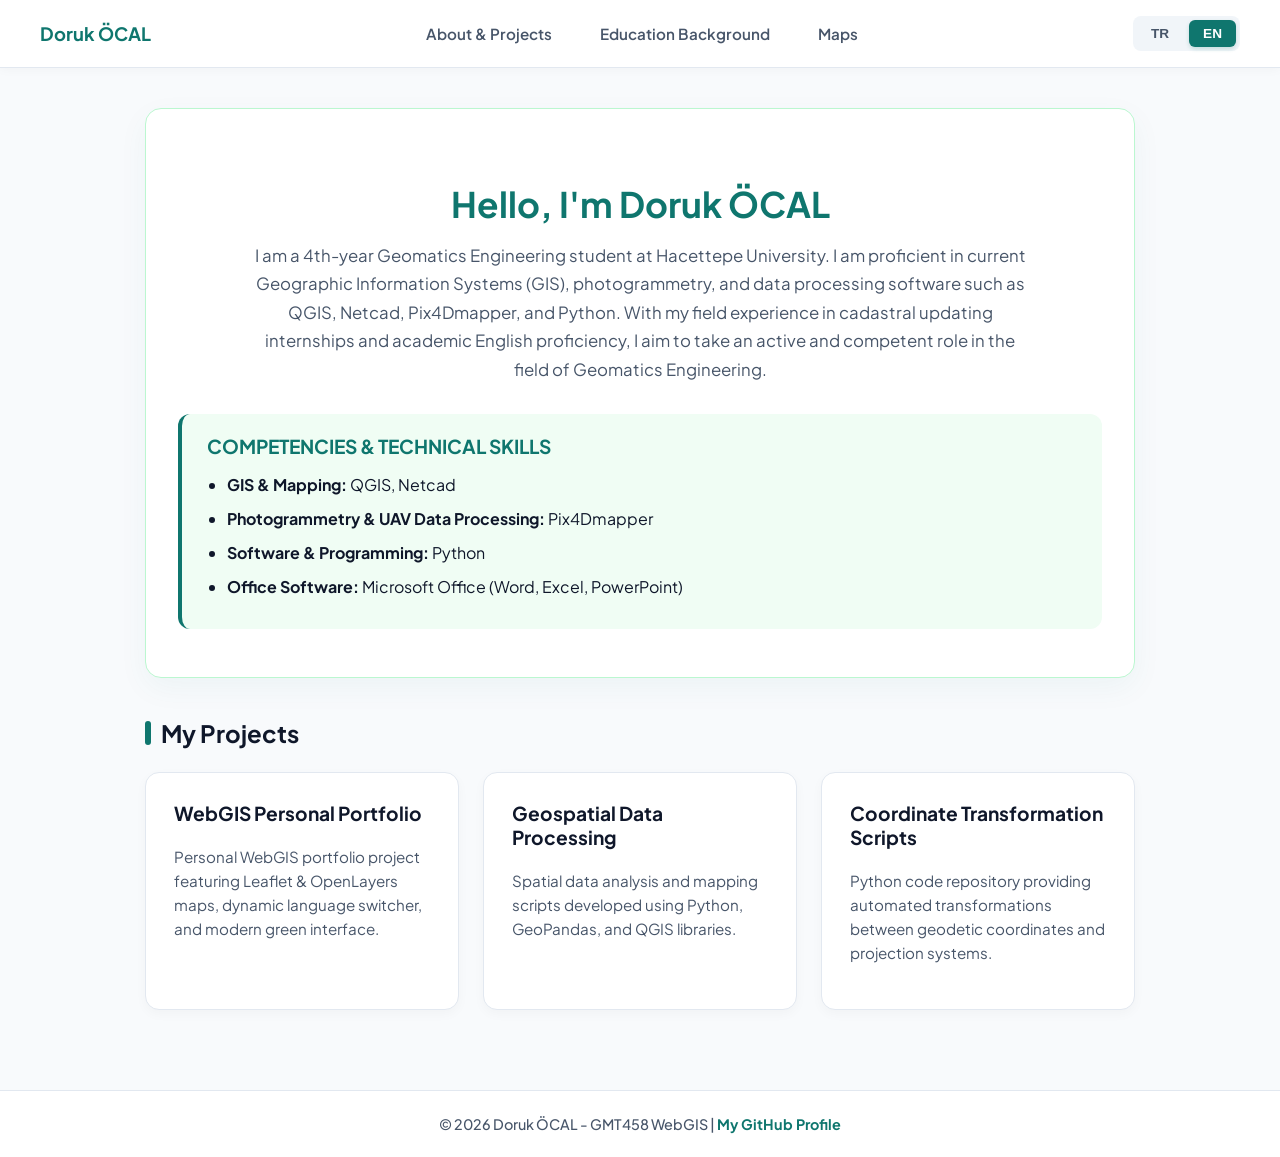
<file: index.html>
<!DOCTYPE html>
<html lang="en">
<head>
    <meta charset="UTF-8">
    <meta name="viewport" content="width=device-width, initial-scale=1.0">
    <title>Doruk ÖCAL | Portfolio</title>
    <link rel="stylesheet" href="style.css">
    <style>
        .skills-section {
            margin-top: 30px;
            text-align: left;
            background: var(--bg-light-green);
            padding: 20px 25px;
            border-radius: 12px;
            border-left: 4px solid var(--primary-green);
        }
        .skills-section h3 {
            color: var(--primary-green);
            margin-top: 0;
            margin-bottom: 15px;
            font-size: 1.2rem;
            text-transform: uppercase;
            font-weight: 700;
        }
        .skills-list {
            list-style-type: disc; 
            padding-left: 20px; 
            margin: 0;
        }
        .skills-list li {
            margin-bottom: 10px;
            color: var(--text-dark);
            font-size: 1rem;
            line-height: 1.5;
        }
    </style>
</head>
<body class="lang-en">
    <header>
        <a href="index.html" class="brand-logo">
            Doruk ÖCAL
        </a>
        <nav>
            <a href="index.html">
                <span class="tr">Hakkımda & Projeler</span>
                <span class="en">About & Projects</span>
            </a>
            <a href="education.html">
                <span class="tr">Eğitim Geçmişi</span>
                <span class="en">Education Background</span>
            </a>
            <a href="maps.html">
                <span class="tr">Haritalar</span>
                <span class="en">Maps</span>
            </a>
        </nav>
        <div class="lang-switch">
            <button onclick="setLanguage('tr')">TR</button>
            <button onclick="setLanguage('en')">EN</button>
        </div>
    </header>

    <div class="container fade-in">
        <div class="hero-card">
            <h1>
                <span class="tr">Merhaba, Ben Doruk ÖCAL</span>
                <span class="en">Hello, I'm Doruk ÖCAL</span>
            </h1>
            
            <p class="tr">
                Hacettepe Üniversitesi Harita Mühendisliği 4. sınıf öğrencisiyim. QGIS, Netcad, Pix4Dmapper ve Python gibi güncel Coğrafi Bilgi Sistemleri (CBS), fotogrametri ve veri işleme yazılımlarına hakimim. Sahadaki kadastro güncelleme staj deneyimim ve akademik İngilizce seviyem ile Harita Mühendisliği alanında aktif ve yetkin bir rol almayı hedefliyorum.
            </p>
            <p class="en">
                I am a 4th-year Geomatics Engineering student at Hacettepe University. I am proficient in current Geographic Information Systems (GIS), photogrammetry, and data processing software such as QGIS, Netcad, Pix4Dmapper, and Python. With my field experience in cadastral updating internships and academic English proficiency, I aim to take an active and competent role in the field of Geomatics Engineering.
            </p>

            <div class="skills-section">
                <h3>
                    <span class="tr">Yetkinlikler ve Teknik Beceriler</span>
                    <span class="en">Competencies & Technical Skills</span>
                </h3>
                <ul class="skills-list">
                    <li>
                        <span class="tr"><strong>CBS & Haritalama:</strong> QGIS, Netcad</span>
                        <span class="en"><strong>GIS & Mapping:</strong> QGIS, Netcad</span>
                    </li>
                    <li>
                        <span class="tr"><strong>Fotogrametri & İHA Veri İşleme:</strong> Pix4Dmapper</span>
                        <span class="en"><strong>Photogrammetry & UAV Data Processing:</strong> Pix4Dmapper</span>
                    </li>
                    <li>
                        <span class="tr"><strong>Yazılım & Programlama:</strong> Python</span>
                        <span class="en"><strong>Software & Programming:</strong> Python</span>
                    </li>
                    <li>
                        <span class="tr"><strong>Ofis Yazılımları:</strong> Microsoft Office (Word, Excel, PowerPoint)</span>
                        <span class="en"><strong>Office Software:</strong> Microsoft Office (Word, Excel, PowerPoint)</span>
                    </li>
                </ul>
            </div>
            
        </div>

        <h2 class="section-title">
            <span class="tr">Projelerim</span>
            <span class="en">My Projects</span>
        </h2>
        
        <div class="grid-container">
            <div class="card">
                <div>
                    <h3>WebGIS Personal Portfolio</h3>
                    <p class="tr">Leaflet ve OpenLayers haritaları, dinamik dil seçeneği ve zümrüt yeşili modern arayüz içeren kişisel WebGIS portfolyo projesi.</p>
                    <p class="en">Personal WebGIS portfolio project featuring Leaflet & OpenLayers maps, dynamic language switcher, and modern green interface.</p>
                </div>
            </div>

            <div class="card">
                <div>
                    <h3>Geospatial Data Processing</h3>
                    <p class="tr">Python, GeoPandas ve QGIS kütüphaneleri kullanılarak geliştirilmiş mekansal veri analizi ve haritalama betikleri.</p>
                    <p class="en">Spatial data analysis and mapping scripts developed using Python, GeoPandas, and QGIS libraries.</p>
                </div>
            </div>

            <div class="card">
                <div>
                    <h3>Coordinate Transformation Scripts</h3>
                    <p class="tr">Jeodezik koordinatlar ve projeksiyon sistemleri arasında otomatik dönüşüm sağlayan Python kod deposu.</p>
                    <p class="en">Python code repository providing automated transformations between geodetic coordinates and projection systems.</p>
                </div>
            </div>
        </div>
    </div>

    <footer>
        <p>© 2026 Doruk ÖCAL - GMT458 WebGIS | 
           <a href="https://github.com/dorukocal13" target="_blank" style="color: var(--primary-green); text-decoration: none; font-weight: bold;">
               <span class="tr">GitHub Profilim</span>
               <span class="en">My GitHub Profile</span>
           </a>
        </p>
    </footer>

    <script src="script.js"></script>
</body>
</html>
</file>
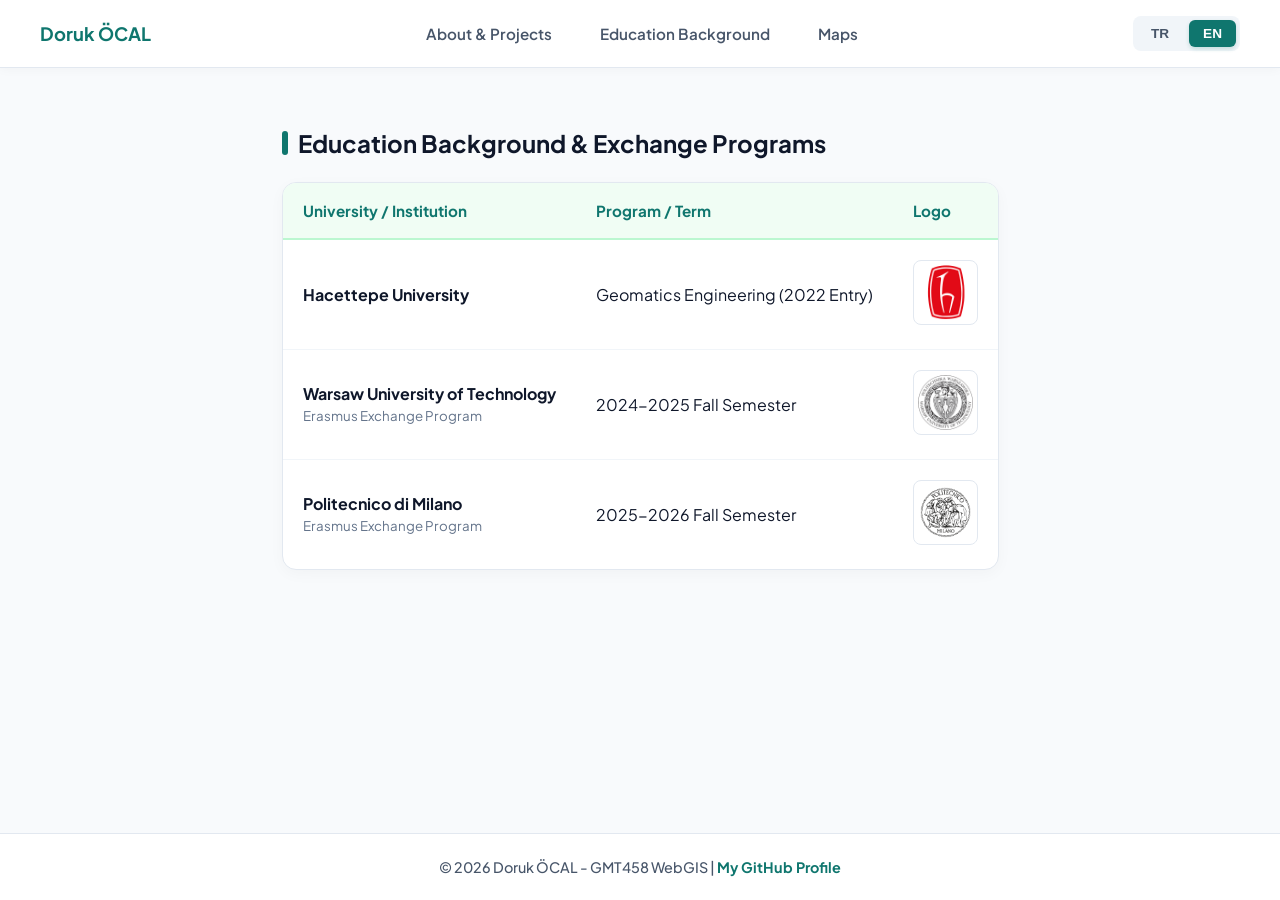
<file: education.html>
<!DOCTYPE html>
<html lang="en">
<head>
    <meta charset="UTF-8">
    <meta name="viewport" content="width=device-width, initial-scale=1.0">
    <title>Education | Doruk ÖCAL</title>
    <link rel="stylesheet" href="style.css">
</head>
<body class="lang-en">
    <header>
        <a href="index.html" class="brand-logo">
            Doruk ÖCAL
        </a>
        <nav>
            <a href="index.html">
                <span class="tr">Hakkımda & Projeler</span>
                <span class="en">About & Projects</span>
            </a>
            <a href="education.html">
                <span class="tr">Eğitim Geçmişi</span>
                <span class="en">Education Background</span>
            </a>
            <a href="maps.html">
                <span class="tr">Haritalar</span>
                <span class="en">Maps</span>
            </a>
        </nav>
        <div class="lang-switch">
            <button onclick="setLanguage('tr')">TR</button>
            <button onclick="setLanguage('en')">EN</button>
        </div>
    </header>

    <div class="container fade-in">
        <h2 class="section-title">
            <span class="tr">Eğitim Geçmişim & Değişim Programları</span>
            <span class="en">Education Background & Exchange Programs</span>
        </h2>
        
        <div class="table-card">
            <table>
                <thead>
                    <tr>
                        <th>
                            <span class="tr">Üniversite / Kurum</span>
                            <span class="en">University / Institution</span>
                        </th>
                        <th>
                            <span class="tr">Program / Dönem</span>
                            <span class="en">Program / Term</span>
                        </th>
                        <th>
                            <span class="tr">Logo</span>
                            <span class="en">Logo</span>
                        </th>
                    </tr>
                </thead>
                <tbody>
                    <tr>
                        <td><strong>Hacettepe University</strong></td>
                        <td>
                            <span class="tr">Harita Mühendisliği (2022 Giriş)</span>
                            <span class="en">Geomatics Engineering (2022 Entry)</span>
                        </td>
                        <td>
                            <img class="uni-logo" src="unilogo/hacettepe.png" alt="Hacettepe Logo">
                        </td>
                    </tr>
                    <tr>
                        <td>
                            <strong>Warsaw University of Technology</strong><br>
                            <small style="color: #64748b;">Erasmus Exchange Program</small>
                        </td>
                        <td>2024-2025 Fall Semester</td>
                        <td>
                            <img class="uni-logo" src="unilogo/warsaw.png" alt="WUT Logo">
                        </td>
                    </tr>
                    <tr>
                        <td>
                            <strong>Politecnico di Milano</strong><br>
                            <small style="color: #64748b;">Erasmus Exchange Program</small>
                        </td>
                        <td>2025-2026 Fall Semester</td>
                        <td>
                            <img class="uni-logo" src="unilogo/milan.png" alt="PoliMi Logo">
                        </td>
                    </tr>
                </tbody>
            </table>
        </div>
    </div>

    <footer>
        <p>© 2026 Doruk ÖCAL - GMT458 WebGIS | 
           <a href="https://github.com/dorukocal13" target="_blank" style="color: var(--primary-green); text-decoration: none; font-weight: bold;">
               <span class="tr">GitHub Profilim</span>
               <span class="en">My GitHub Profile</span>
           </a>
        </p>
    </footer>

    <script src="script.js"></script>
</body>
</html>
</file>
<file: style.css>
@import url('https://fonts.googleapis.com/css2?family=Plus+Jakarta+Sans:wght@400;500;600;700&display=swap');

:root {
    --primary-green: #0f766e;
    --primary-hover: #115e59;
    --accent-green: #16a34a;
    --bg-light-green: #f0fdf4;
    --card-border-green: #bbf7d0;
    --text-dark: #0f172a;
    --text-muted: #475569;
    --bg-body: #f8fafc;
    --white: #ffffff;
}

body {
    font-family: 'Plus Jakarta Sans', sans-serif;
    margin: 0;
    padding: 0;
    background-color: var(--bg-body);
    color: var(--text-dark);
    display: flex;
    flex-direction: column;
    min-height: 100vh;
}

body.lang-en .tr { display: none !important; }
body.lang-tr .en { display: none !important; }

header {
    background-color: var(--white);
    border-bottom: 1px solid #e2e8f0;
    padding: 16px 40px;
    display: flex;
    justify-content: space-between;
    align-items: center;
    position: sticky;
    top: 0;
    z-index: 1000;
    box-shadow: 0 2px 10px rgba(0,0,0,0.03);
}

.brand-logo {
    font-weight: 700;
    font-size: 1.15rem;
    color: var(--primary-green);
    display: flex;
    align-items: center;
    gap: 8px;
    text-decoration: none;
    transition: color 0.2s ease;
}

.brand-logo:hover {
    color: var(--primary-hover);
}

nav {
    display: flex;
    gap: 24px;
}

nav a {
    color: var(--text-muted);
    text-decoration: none;
    font-weight: 600;
    font-size: 0.95rem;
    transition: all 0.2s ease;
    padding: 6px 12px;
    border-radius: 6px;
}

nav a:hover {
    color: var(--primary-green);
    background-color: var(--bg-light-green);
}

.lang-switch {
    display: flex;
    gap: 6px;
    background: #f1f5f9;
    padding: 4px;
    border-radius: 8px;
}

.lang-switch button {
    background: transparent;
    color: var(--text-muted);
    border: none;
    border-radius: 6px;
    padding: 6px 14px;
    cursor: pointer;
    font-weight: 700;
    font-size: 0.85rem;
    transition: all 0.2s;
}

.lang-switch button:hover {
    color: var(--primary-green);
}

body.lang-en .lang-switch button[onclick*="'en'"],
body.lang-tr .lang-switch button[onclick*="'tr'"] {
    background-color: var(--primary-green);
    color: var(--white);
    box-shadow: 0 2px 4px rgba(15, 118, 110, 0.2);
}

.container {
    max-width: 1050px;
    margin: 40px auto;
    padding: 0 24px;
    flex: 1;
}

.hero-card {
    background: var(--white);
    border: 1px solid var(--card-border-green);
    border-radius: 16px;
    padding: 48px 32px;
    text-align: center;
    box-shadow: 0 10px 30px rgba(15, 118, 110, 0.05);
    margin-bottom: 40px;
}

.hero-card h1 {
    font-size: 2.2rem;
    color: var(--primary-green);
    margin-bottom: 16px;
    font-weight: 700;
}

.hero-card p {
    font-size: 1.05rem;
    color: var(--text-muted);
    line-height: 1.7;
    max-width: 780px;
    margin: 0 auto 24px;
}

.tag-list {
    display: flex;
    flex-wrap: wrap;
    justify-content: center;
    gap: 8px;
}

.tag {
    background: var(--bg-light-green);
    color: var(--primary-green);
    border: 1px solid var(--card-border-green);
    padding: 6px 14px;
    border-radius: 20px;
    font-size: 0.85rem;
    font-weight: 600;
}

.section-title {
    font-size: 1.5rem;
    color: var(--text-dark);
    margin-bottom: 24px;
    font-weight: 700;
    display: flex;
    align-items: center;
    gap: 10px;
}

.section-title::before {
    content: '';
    display: inline-block;
    width: 6px;
    height: 24px;
    background-color: var(--primary-green);
    border-radius: 3px;
}

.grid-container {
    display: grid;
    grid-template-columns: repeat(auto-fit, minmax(310px, 1fr));
    gap: 24px;
}

.card {
    background: var(--white);
    border: 1px solid #e2e8f0;
    border-radius: 14px;
    padding: 28px;
    box-shadow: 0 4px 12px rgba(0,0,0,0.03);
    transition: all 0.3s ease;
    display: flex;
    flex-direction: column;
    justify-content: space-between;
}

.card:hover {
    transform: translateY(-4px);
    border-color: var(--primary-green);
    box-shadow: 0 12px 24px rgba(15, 118, 110, 0.08);
}

.card h3 {
    margin-top: 0;
    color: var(--text-dark);
    font-size: 1.2rem;
    font-weight: 700;
}

.card p {
    color: var(--text-muted);
    font-size: 0.95rem;
    line-height: 1.6;
}

.table-card {
    background: var(--white);
    border: 1px solid #e2e8f0;
    border-radius: 14px;
    overflow: hidden;
    box-shadow: 0 4px 15px rgba(0,0,0,0.03);
}

table {
    width: 100%;
    border-collapse: collapse;
}

th {
    background-color: var(--bg-light-green);
    color: var(--primary-green);
    padding: 18px 20px;
    text-align: left;
    font-weight: 700;
    font-size: 0.95rem;
    border-bottom: 2px solid var(--card-border-green);
}

td {
    padding: 20px;
    border-bottom: 1px solid #f1f5f9;
    vertical-align: middle;
    color: var(--text-dark);
}

tr:last-child td {
    border-bottom: none;
}

.uni-logo {
    width: 55px;
    height: 55px;
    object-fit: contain;
    border-radius: 8px;
    padding: 4px;
    background: #ffffff;
    border: 1px solid #e2e8f0;
}

.map-card {
    background: var(--white);
    border: 1px solid #e2e8f0;
    border-radius: 14px;
    padding: 20px;
    margin-bottom: 32px;
    box-shadow: 0 4px 12px rgba(0,0,0,0.03);
}

.map-card h3 {
    margin-top: 0;
    margin-bottom: 12px;
    color: var(--primary-green);
    font-size: 1.25rem;
    font-weight: 700;
}

.map-box {
    width: 100%;
    height: 440px;
    border-radius: 10px;
    border: 1px solid #cbd5e1;
    z-index: 1;
}

footer {
    text-align: center;
    padding: 24px 20px;
    background-color: var(--white);
    border-top: 1px solid #e2e8f0;
    color: var(--text-muted);
    font-size: 0.9rem;
    margin-top: 40px;
}

footer p {
    margin: 0;
    font-weight: 500;
}

.fade-in {
    animation: fadeIn 0.8s ease-in;
}
@keyframes fadeIn {
    from { opacity: 0; transform: translateY(10px); }
    to { opacity: 1; transform: translateY(0); }
}
</file>
